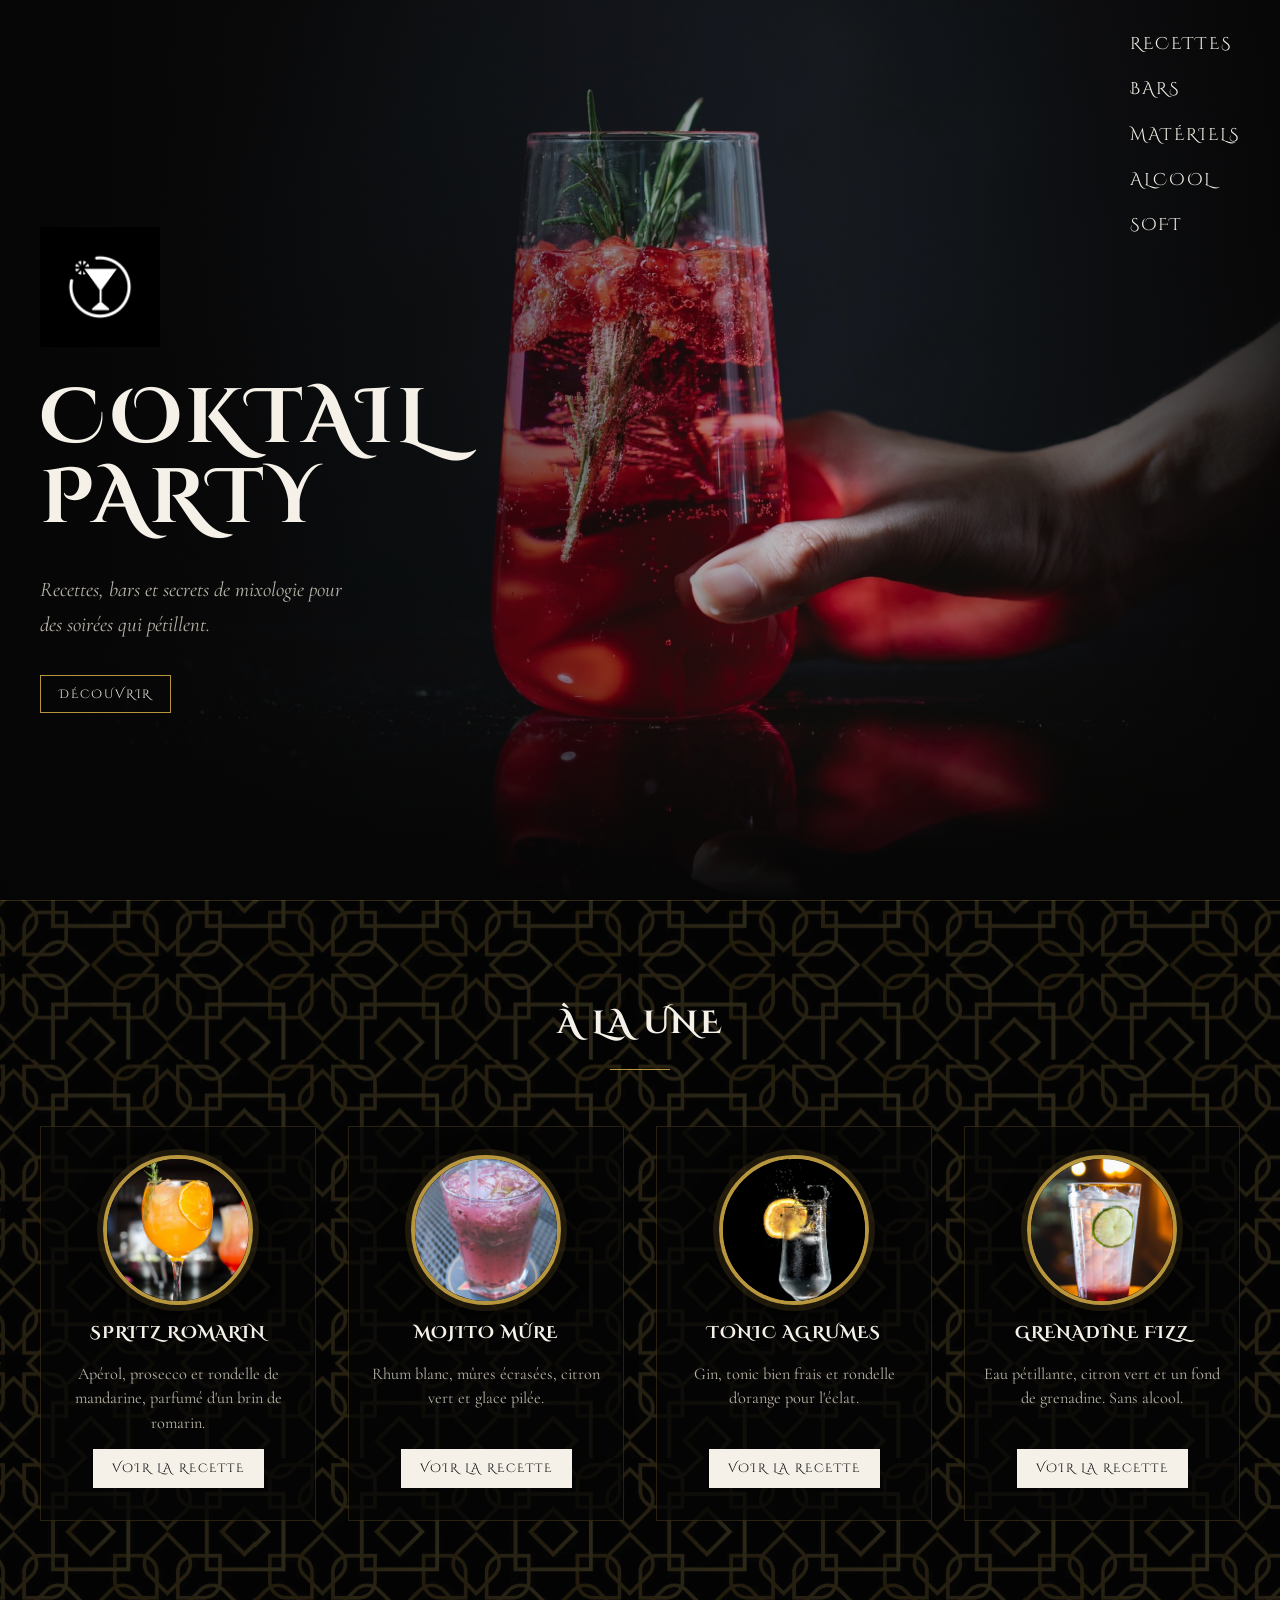
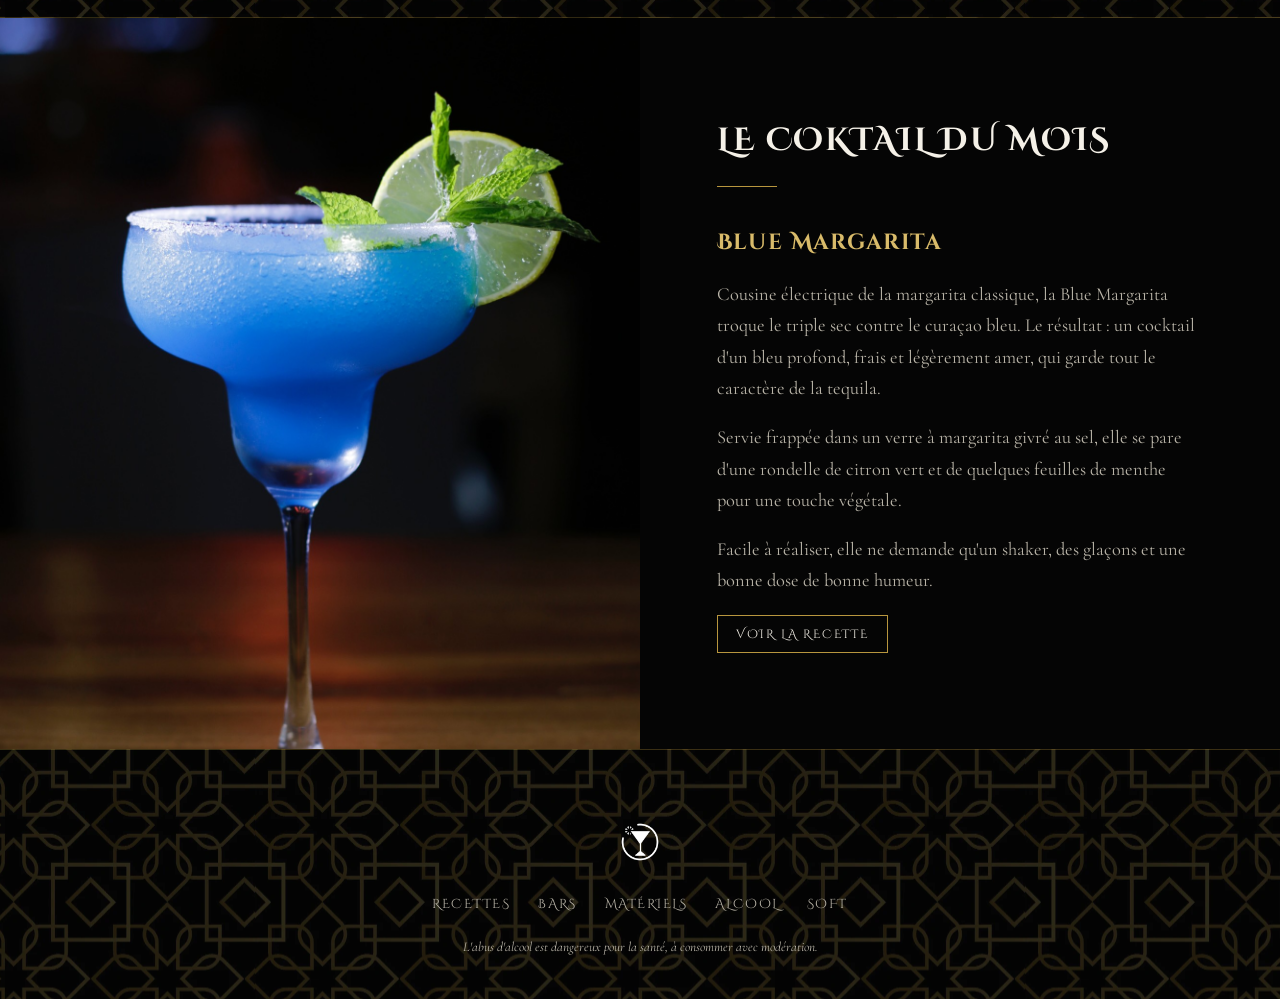
<file: index.html>
<!DOCTYPE html>
<html lang="fr">
<head>
  <meta charset="UTF-8">
  <meta name="viewport" content="width=device-width, initial-scale=1.0">
  <title>Coktail Party — Recettes de cocktails</title>
  <meta name="description" content="Coktail Party : recettes de cocktails, bars, matériel, alcools et softs.">
  <link rel="icon" type="image/png" href="images/logo.png">
  <link rel="preconnect" href="https://fonts.googleapis.com">
  <link rel="preconnect" href="https://fonts.gstatic.com" crossorigin>
  <link href="https://fonts.googleapis.com/css2?family=Cinzel+Decorative:wght@400;700&family=Cormorant+Garamond:ital,wght@0,400;0,600;1,400&display=swap" rel="stylesheet">
  <link rel="stylesheet" href="css/style.css">
</head>
<body>

  <header class="entete">
    <div class="conteneur">
      <span></span>
      <nav class="nav" aria-label="Navigation principale">
        <button class="nav__bouton" type="button" aria-expanded="false" aria-controls="menu" aria-label="Ouvrir le menu">
          <svg class="icone-menu" viewBox="0 0 24 24" fill="none" stroke="currentColor" stroke-width="2" stroke-linecap="round"><path d="M4 7h16M4 12h16M4 17h16"/></svg>
          <svg class="icone-fermer" viewBox="0 0 24 24" fill="none" stroke="currentColor" stroke-width="2" stroke-linecap="round"><path d="M6 6l12 12M18 6L6 18"/></svg>
        </button>
        <ul class="nav__liste" id="menu">
          <li><a href="recette.html">Recettes</a></li>
          <li><a href="#bars">Bars</a></li>
          <li><a href="#materiels">Matériels</a></li>
          <li><a href="#alcool">Alcool</a></li>
          <li><a href="#soft">Soft</a></li>
        </ul>
      </nav>
    </div>
  </header>

  <main>
    <!-- Héros -->
    <section class="heros">
      <img class="heros__image" src="images/cocktail-grenade.jpg" alt="">
      <div class="conteneur heros__contenu">
        <img class="heros__logo" src="images/logo.png" alt="Logo Coktail Party">
        <h1>Coktail<br>Party</h1>
        <p class="heros__accroche">Recettes, bars et secrets de mixologie pour des soirées qui pétillent.</p>
        <a class="bouton bouton--contour" href="#a-la-une">Découvrir</a>
      </div>
    </section>

    <!-- À la une -->
    <section class="a-la-une" id="a-la-une">
      <div class="conteneur">
        <h2 class="titre-section">À la une</h2>
        <div class="cartes">
          <article class="carte apparition">
            <div class="medaillon"><img src="images/spritz-romarin.jpg" alt="Spritz romarin" loading="lazy" style="object-position: 50% 35%"></div>
            <h3>Spritz Romarin</h3>
            <p>Apérol, prosecco et rondelle de mandarine, parfumé d'un brin de romarin.</p>
            <a class="bouton" href="recette.html">Voir la recette</a>
          </article>
          <article class="carte apparition">
            <div class="medaillon"><img src="images/mojito-mure.jpg" alt="Mojito à la mûre" loading="lazy" style="object-position: 50% 40%"></div>
            <h3>Mojito Mûre</h3>
            <p>Rhum blanc, mûres écrasées, citron vert et glace pilée.</p>
            <a class="bouton" href="recette.html">Voir la recette</a>
          </article>
          <article class="carte apparition">
            <div class="medaillon"><img src="images/tonic-agrumes.jpg" alt="Tonic aux agrumes" loading="lazy" style="object-position: 45% 45%"></div>
            <h3>Tonic Agrumes</h3>
            <p>Gin, tonic bien frais et rondelle d'orange pour l'éclat.</p>
            <a class="bouton" href="recette.html">Voir la recette</a>
          </article>
          <article class="carte apparition">
            <div class="medaillon"><img src="images/grenadine-fizz.jpg" alt="Grenadine fizz" loading="lazy" style="object-position: 50% 55%"></div>
            <h3>Grenadine Fizz</h3>
            <p>Eau pétillante, citron vert et un fond de grenadine. Sans alcool.</p>
            <a class="bouton" href="recette.html">Voir la recette</a>
          </article>
        </div>
      </div>
    </section>

    <!-- Le coktail du mois -->
    <section class="du-mois">
      <div class="du-mois__image">
        <img src="images/blue-margarita.jpg" alt="Blue Margarita garnie d'une rondelle de citron vert et de menthe" loading="lazy">
      </div>
      <div class="du-mois__texte apparition">
        <h2 class="titre-section">Le coktail du mois</h2>
        <h3>Blue Margarita</h3>
        <p>Cousine électrique de la margarita classique, la Blue Margarita troque le triple sec contre le curaçao bleu. Le résultat : un cocktail d'un bleu profond, frais et légèrement amer, qui garde tout le caractère de la tequila.</p>
        <p>Servie frappée dans un verre à margarita givré au sel, elle se pare d'une rondelle de citron vert et de quelques feuilles de menthe pour une touche végétale.</p>
        <p>Facile à réaliser, elle ne demande qu'un shaker, des glaçons et une bonne dose de bonne humeur.</p>
        <a class="bouton bouton--contour" href="recette.html">Voir la recette</a>
      </div>
    </section>
  </main>

  <footer class="pied">
    <div class="conteneur">
      <img src="images/logo-contour.png" alt="Coktail Party">
      <ul class="pied__liens">
        <li><a href="recette.html">Recettes</a></li>
        <li><a href="#bars">Bars</a></li>
        <li><a href="#materiels">Matériels</a></li>
        <li><a href="#alcool">Alcool</a></li>
        <li><a href="#soft">Soft</a></li>
      </ul>
      <small>L'abus d'alcool est dangereux pour la santé, à consommer avec modération.</small>
    </div>
  </footer>

  <script src="js/main.js"></script>
</body>
</html>
</file>
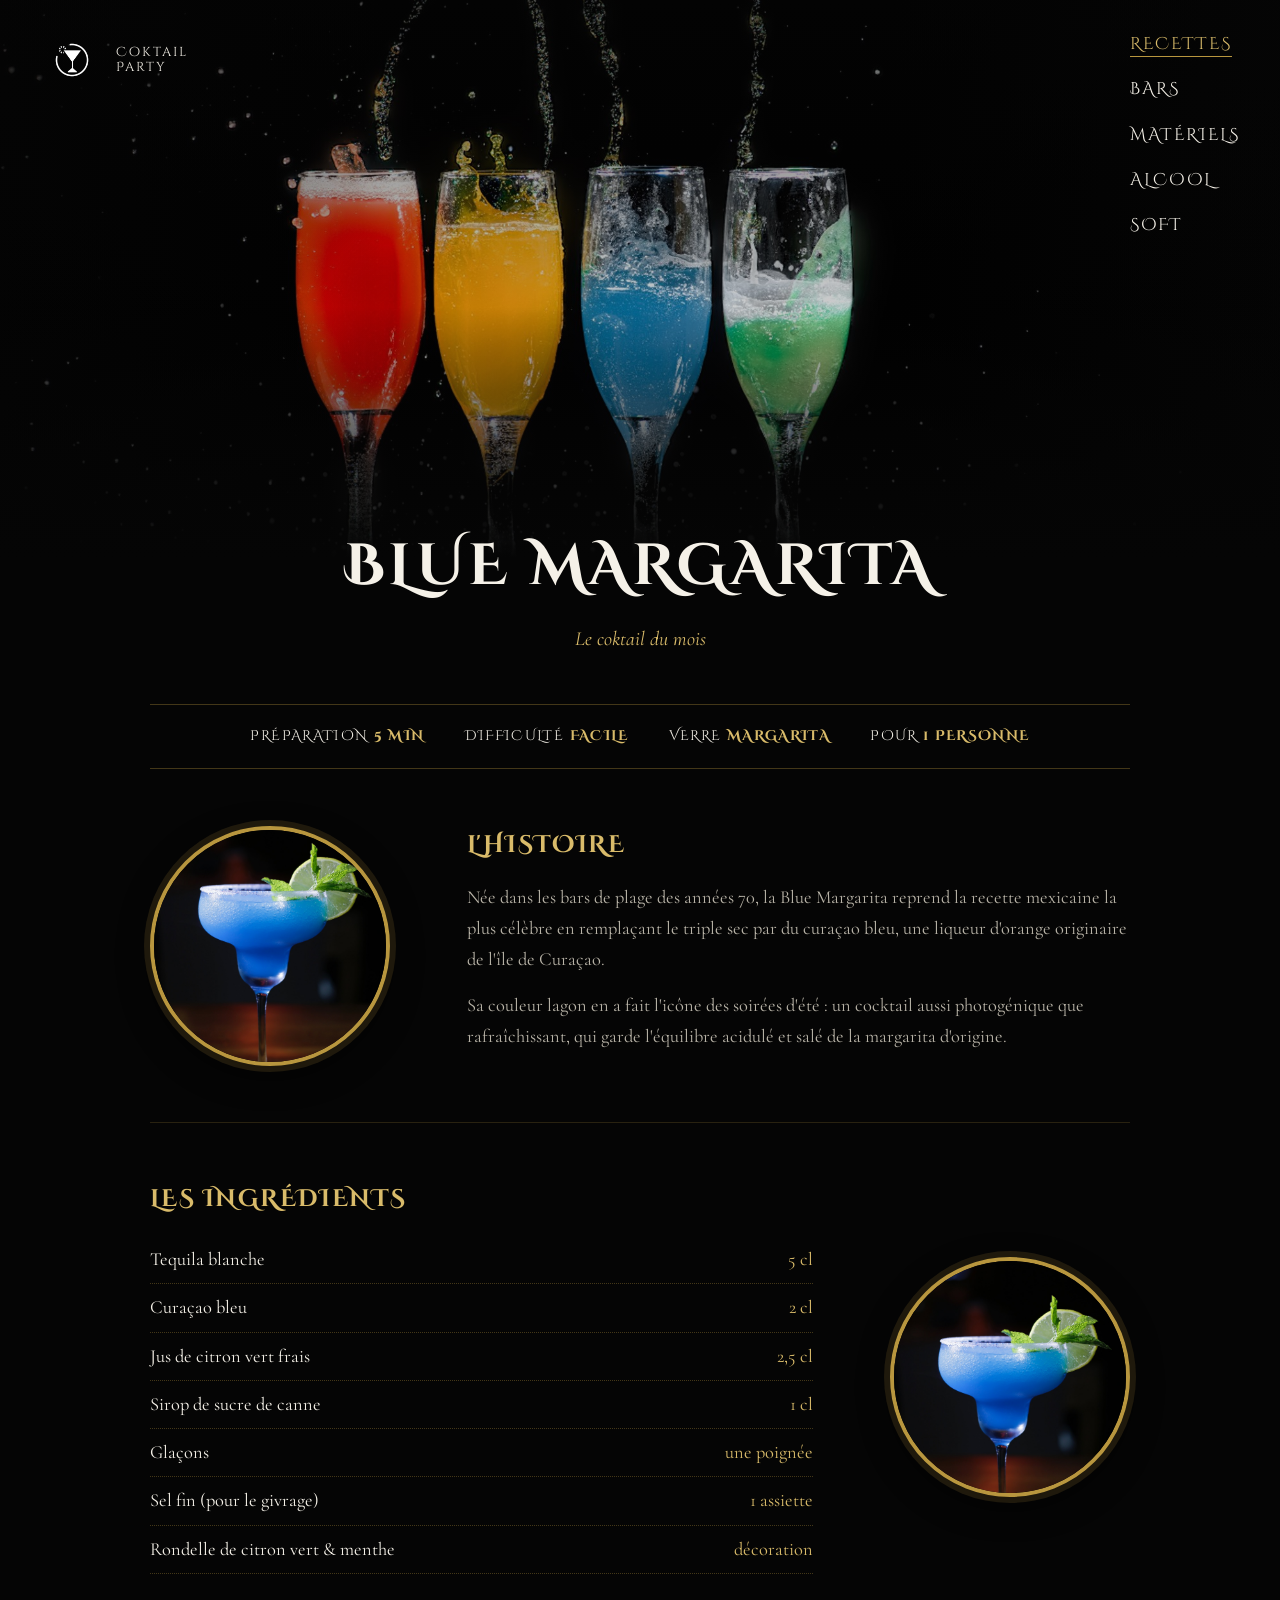
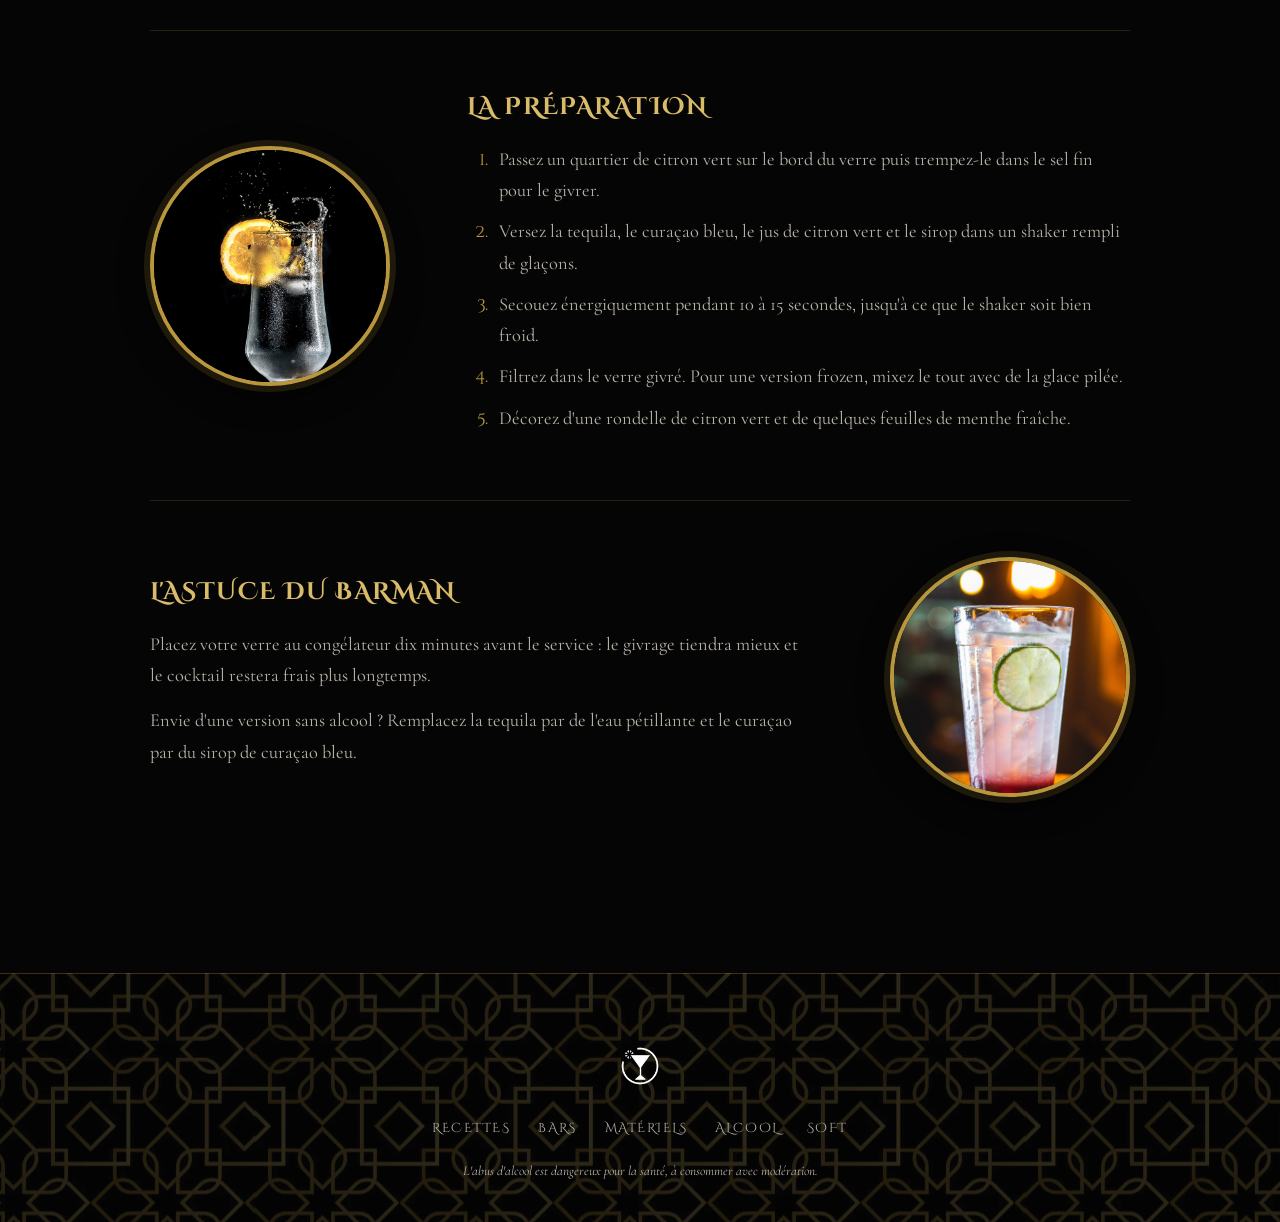
<file: recette.html>
<!DOCTYPE html>
<html lang="fr">
<head>
  <meta charset="UTF-8">
  <meta name="viewport" content="width=device-width, initial-scale=1.0">
  <title>Blue Margarita — Coktail Party</title>
  <meta name="description" content="La recette de la Blue Margarita : ingrédients, préparation et astuces.">
  <link rel="icon" type="image/png" href="images/logo.png">
  <link rel="preconnect" href="https://fonts.googleapis.com">
  <link rel="preconnect" href="https://fonts.gstatic.com" crossorigin>
  <link href="https://fonts.googleapis.com/css2?family=Cinzel+Decorative:wght@400;700&family=Cormorant+Garamond:ital,wght@0,400;0,600;1,400&display=swap" rel="stylesheet">
  <link rel="stylesheet" href="css/style.css">
</head>
<body>

  <header class="entete">
    <div class="conteneur">
      <a class="entete__logo" href="index.html">
        <img src="images/logo-contour.png" alt="">
        <span>Coktail<br>Party</span>
      </a>
      <nav class="nav" aria-label="Navigation principale">
        <button class="nav__bouton" type="button" aria-expanded="false" aria-controls="menu" aria-label="Ouvrir le menu">
          <svg class="icone-menu" viewBox="0 0 24 24" fill="none" stroke="currentColor" stroke-width="2" stroke-linecap="round"><path d="M4 7h16M4 12h16M4 17h16"/></svg>
          <svg class="icone-fermer" viewBox="0 0 24 24" fill="none" stroke="currentColor" stroke-width="2" stroke-linecap="round"><path d="M6 6l12 12M18 6L6 18"/></svg>
        </button>
        <ul class="nav__liste" id="menu">
          <li><a href="recette.html" aria-current="page">Recettes</a></li>
          <li><a href="index.html#bars">Bars</a></li>
          <li><a href="index.html#materiels">Matériels</a></li>
          <li><a href="index.html#alcool">Alcool</a></li>
          <li><a href="index.html#soft">Soft</a></li>
        </ul>
      </nav>
    </div>
  </header>

  <main>
    <section class="bandeau">
      <img src="images/quatre-verres.jpg" alt="Quatre cocktails colorés en pleine éclaboussure">
    </section>

    <div class="bandeau__titre">
      <h1>Blue Margarita</h1>
      <p>Le coktail du mois</p>
    </div>

    <section class="recette">
      <div class="conteneur">
        <div class="fiche">
          <span>Préparation <strong>5 min</strong></span>
          <span>Difficulté <strong>Facile</strong></span>
          <span>Verre <strong>Margarita</strong></span>
          <span>Pour <strong>1 personne</strong></span>
        </div>

        <div class="bloc apparition">
          <div class="medaillon"><img src="images/blue-margarita.jpg" alt="" loading="lazy" style="object-position: 50% 40%"></div>
          <div>
            <h2>L'histoire</h2>
            <p>Née dans les bars de plage des années 70, la Blue Margarita reprend la recette mexicaine la plus célèbre en remplaçant le triple sec par du curaçao bleu, une liqueur d'orange originaire de l'île de Curaçao.</p>
            <p>Sa couleur lagon en a fait l'icône des soirées d'été : un cocktail aussi photogénique que rafraîchissant, qui garde l'équilibre acidulé et salé de la margarita d'origine.</p>
          </div>
        </div>

        <div class="bloc bloc--inverse apparition">
          <div class="medaillon"><img src="images/blue-margarita.jpg" alt="" loading="lazy" style="object-position: 80% 22%"></div>
          <div>
            <h2>Les ingrédients</h2>
            <ul class="ingredients">
              <li><span>Tequila blanche</span><span>5 cl</span></li>
              <li><span>Curaçao bleu</span><span>2 cl</span></li>
              <li><span>Jus de citron vert frais</span><span>2,5 cl</span></li>
              <li><span>Sirop de sucre de canne</span><span>1 cl</span></li>
              <li><span>Glaçons</span><span>une poignée</span></li>
              <li><span>Sel fin (pour le givrage)</span><span>1 assiette</span></li>
              <li><span>Rondelle de citron vert &amp; menthe</span><span>décoration</span></li>
            </ul>
          </div>
        </div>

        <div class="bloc apparition">
          <div class="medaillon"><img src="images/tonic-agrumes.jpg" alt="" loading="lazy" style="object-position: 50% 40%"></div>
          <div>
            <h2>La préparation</h2>
            <ol class="etapes">
              <li>Passez un quartier de citron vert sur le bord du verre puis trempez-le dans le sel fin pour le givrer.</li>
              <li>Versez la tequila, le curaçao bleu, le jus de citron vert et le sirop dans un shaker rempli de glaçons.</li>
              <li>Secouez énergiquement pendant 10 à 15 secondes, jusqu'à ce que le shaker soit bien froid.</li>
              <li>Filtrez dans le verre givré. Pour une version frozen, mixez le tout avec de la glace pilée.</li>
              <li>Décorez d'une rondelle de citron vert et de quelques feuilles de menthe fraîche.</li>
            </ol>
          </div>
        </div>

        <div class="bloc bloc--inverse apparition">
          <div class="medaillon"><img src="images/grenadine-fizz.jpg" alt="" loading="lazy" style="object-position: 50% 50%"></div>
          <div>
            <h2>L'astuce du barman</h2>
            <p>Placez votre verre au congélateur dix minutes avant le service : le givrage tiendra mieux et le cocktail restera frais plus longtemps.</p>
            <p>Envie d'une version sans alcool ? Remplacez la tequila par de l'eau pétillante et le curaçao par du sirop de curaçao bleu.</p>
          </div>
        </div>
      </div>
    </section>
  </main>

  <footer class="pied">
    <div class="conteneur">
      <img src="images/logo-contour.png" alt="Coktail Party">
      <ul class="pied__liens">
        <li><a href="recette.html">Recettes</a></li>
        <li><a href="index.html#bars">Bars</a></li>
        <li><a href="index.html#materiels">Matériels</a></li>
        <li><a href="index.html#alcool">Alcool</a></li>
        <li><a href="index.html#soft">Soft</a></li>
      </ul>
      <small>L'abus d'alcool est dangereux pour la santé, à consommer avec modération.</small>
    </div>
  </footer>

  <script src="js/main.js"></script>
</body>
</html>
</file>
<file: css/style.css>
/* ==========================================================================
   Coktail Party — feuille de style
   ========================================================================== */

:root {
  --noir: #050505;
  --noir-doux: #0d0c0a;
  --or: #b8963e;
  --or-clair: #d9bb6a;
  --blanc: #f5f1e8;
  --gris: #b9b4a8;
  --titre: "Cinzel Decorative", "Cinzel", Georgia, serif;
  --texte: "Cormorant Garamond", Georgia, serif;
  --largeur: 1200px;
}

*,
*::before,
*::after { box-sizing: border-box; }

html { scroll-behavior: smooth; }

body {
  margin: 0;
  background: var(--noir);
  color: var(--blanc);
  font-family: var(--texte);
  font-size: 1.15rem;
  line-height: 1.7;
  -webkit-font-smoothing: antialiased;
}

img { display: block; max-width: 100%; }

a { color: inherit; text-decoration: none; }

h1, h2, h3 {
  font-family: var(--titre);
  font-weight: 700;
  letter-spacing: .06em;
  margin: 0;
}

.conteneur {
  width: min(var(--largeur), 100% - 32px);
  margin-inline: auto;
}

/* --------------------------------------------------------------------------
   Navigation
   -------------------------------------------------------------------------- */

.entete {
  position: absolute;
  inset: 0 0 auto 0;
  z-index: 10;
  padding: 28px 0;
}

.entete .conteneur {
  display: flex;
  align-items: flex-start;
  justify-content: space-between;
  gap: 24px;
}

.entete__logo { display: flex; align-items: center; gap: 12px; }
.entete__logo img { width: 64px; height: 64px; }
.entete__logo span {
  font-family: var(--titre);
  font-size: .8rem;
  line-height: 1.2;
  letter-spacing: .15em;
}

.nav { display: flex; flex-direction: column; align-items: flex-end; gap: 22px; }

.nav__bouton {
  display: none;
  background: none;
  border: 0;
  color: var(--blanc);
  cursor: pointer;
  padding: 6px;
}
.nav__bouton svg { width: 28px; height: 28px; }
.nav__bouton .icone-fermer { display: none; }

.nav__liste {
  list-style: none;
  margin: 0;
  padding: 0;
  display: flex;
  flex-direction: column;
  gap: 14px;
}

.nav__liste a {
  font-family: var(--titre);
  font-size: 1.05rem;
  letter-spacing: .12em;
  text-transform: uppercase;
  position: relative;
  padding-bottom: 2px;
  transition: color .25s;
}
.nav__liste a::after {
  content: "";
  position: absolute;
  left: 0; bottom: 0;
  width: 100%; height: 1px;
  background: var(--or);
  transform: scaleX(0);
  transform-origin: left;
  transition: transform .3s;
}
.nav__liste a:hover,
.nav__liste a[aria-current="page"] { color: var(--or-clair); }
.nav__liste a:hover::after,
.nav__liste a[aria-current="page"]::after { transform: scaleX(1); }

/* --------------------------------------------------------------------------
   Héros — page d'accueil
   -------------------------------------------------------------------------- */

.heros {
  position: relative;
  min-height: 100vh;
  min-height: 100svh;
  display: flex;
  align-items: center;
  overflow: hidden;
  background: var(--noir);
}

.heros__image {
  position: absolute;
  inset: 0;
  width: 100%;
  height: 100%;
  object-fit: cover;
  object-position: 60% center;
}

.heros::after {
  content: "";
  position: absolute;
  inset: 0;
  background:
    linear-gradient(90deg, rgba(5,5,5,.95) 0%, rgba(5,5,5,.55) 40%, rgba(5,5,5,.2) 65%, rgba(5,5,5,.85) 100%),
    linear-gradient(0deg, var(--noir) 0%, transparent 25%);
}

.heros__contenu {
  position: relative;
  z-index: 1;
  display: flex;
  flex-direction: column;
  gap: 32px;
  padding-top: 40px;
}

.heros__logo {
  width: 120px;
  height: 120px;
  background: #000;
}

.heros h1 {
  font-size: clamp(2.6rem, 6vw, 4.8rem);
  line-height: 1.05;
  text-transform: uppercase;
}

.heros__accroche {
  max-width: 34ch;
  color: var(--gris);
  font-size: 1.3rem;
  font-style: italic;
  margin: 0;
}

/* --------------------------------------------------------------------------
   Boutons
   -------------------------------------------------------------------------- */

.bouton {
  display: inline-block;
  align-self: flex-start;
  font-family: var(--titre);
  font-size: .75rem;
  letter-spacing: .15em;
  text-transform: uppercase;
  color: var(--noir);
  background: var(--blanc);
  padding: 8px 18px;
  border: 1px solid var(--blanc);
  transition: background .25s, color .25s, border-color .25s;
}
.bouton:hover { background: var(--or); border-color: var(--or); color: var(--noir); }

.bouton--contour { background: transparent; color: var(--blanc); border-color: var(--or); }
.bouton--contour:hover { background: var(--or); }

/* --------------------------------------------------------------------------
   Titres de section
   -------------------------------------------------------------------------- */

.titre-section {
  text-align: center;
  font-size: clamp(1.4rem, 3vw, 2rem);
  text-transform: uppercase;
  margin-bottom: 56px;
}
.titre-section::after {
  content: "";
  display: block;
  width: 60px;
  height: 1px;
  margin: 18px auto 0;
  background: var(--or);
}

/* --------------------------------------------------------------------------
   À la une
   -------------------------------------------------------------------------- */

.a-la-une {
  padding: 96px 0;
  background: var(--noir) url("../images/motif.webp") center / 770px auto repeat;
  border-block: 1px solid rgba(184,150,62,.25);
}

.cartes {
  display: grid;
  grid-template-columns: repeat(4, 1fr);
  gap: 32px;
}

.carte {
  display: flex;
  flex-direction: column;
  align-items: center;
  text-align: center;
  gap: 14px;
  padding: 28px 18px 32px;
  background: rgba(5,5,5,.72);
  border: 1px solid rgba(184,150,62,.2);
  transition: transform .35s, border-color .35s;
}
.carte:hover { transform: translateY(-6px); border-color: var(--or); }

.carte .bouton { align-self: center; }

.medaillon {
  width: 150px;
  aspect-ratio: 1;
  border-radius: 50%;
  border: 4px solid var(--or);
  overflow: hidden;
  box-shadow: 0 0 0 6px rgba(184,150,62,.15), 0 10px 30px rgba(0,0,0,.6);
  flex-shrink: 0;
}
.medaillon img {
  width: 100%;
  height: 100%;
  object-fit: cover;
  transition: transform .5s;
}
.carte:hover .medaillon img { transform: scale(1.08); }

.carte h3 { font-size: 1.05rem; text-transform: uppercase; }
.carte p { flex-grow: 1; margin: 0; color: var(--gris); font-size: 1.02rem; line-height: 1.5; }

/* --------------------------------------------------------------------------
   Le coktail du mois
   -------------------------------------------------------------------------- */

.du-mois {
  display: grid;
  grid-template-columns: 1fr 1fr;
  background: var(--noir);
}

.du-mois__image { min-height: 640px; position: relative; overflow: hidden; }
.du-mois__image img {
  position: absolute;
  inset: 0;
  width: 100%;
  height: 100%;
  object-fit: cover;
  object-position: center 40%;
}

.du-mois__texte {
  padding: 96px clamp(24px, 6vw, 96px);
  display: flex;
  flex-direction: column;
  justify-content: center;
  gap: 18px;
}
.du-mois__texte .titre-section { text-align: left; margin-bottom: 18px; }
.du-mois__texte .titre-section::after { margin-left: 0; }
.du-mois__texte p { margin: 0; color: var(--gris); }
.du-mois__texte h3 { font-size: 1.4rem; color: var(--or-clair); }

/* --------------------------------------------------------------------------
   Page interne
   -------------------------------------------------------------------------- */

.bandeau {
  position: relative;
  height: 62vh;
  min-height: 420px;
  overflow: hidden;
  background: var(--noir);
}
.bandeau img {
  position: absolute;
  inset: 0;
  width: 100%;
  height: 100%;
  object-fit: cover;
  object-position: center 70%;
}
.bandeau::after {
  content: "";
  position: absolute;
  inset: 0;
  background:
    linear-gradient(0deg, var(--noir) 0%, rgba(5,5,5,.2) 45%, rgba(5,5,5,.6) 100%),
    linear-gradient(90deg, rgba(5,5,5,.6) 0%, transparent 30%, transparent 70%, rgba(5,5,5,.75) 100%);
}
.bandeau__titre {
  position: relative;
  margin-top: -40px;
  padding: 0 16px;
  text-align: center;
}
.bandeau__titre h1 { font-size: clamp(2rem, 5vw, 3.6rem); text-transform: uppercase; }
.bandeau__titre p { margin: 6px 0 0; color: var(--or-clair); font-style: italic; font-size: 1.25rem; }

.recette { padding: 48px 0 120px; }

.bloc {
  display: grid;
  grid-template-columns: 240px 1fr;
  align-items: center;
  gap: clamp(32px, 6vw, 88px);
  padding: 56px 0;
  max-width: 980px;
  margin-inline: auto;
}
.bloc + .bloc { border-top: 1px solid rgba(184,150,62,.2); }
.bloc--inverse { grid-template-columns: 1fr 240px; }
.bloc--inverse .medaillon { order: 2; }

.bloc .medaillon { width: 240px; }

.bloc h2 { font-size: 1.5rem; text-transform: uppercase; margin-bottom: 16px; color: var(--or-clair); }
.bloc p { margin: 0 0 14px; color: var(--gris); }

.ingredients { list-style: none; margin: 0; padding: 0; }
.ingredients li {
  display: flex;
  justify-content: space-between;
  gap: 16px;
  padding: 8px 0;
  border-bottom: 1px dotted rgba(184,150,62,.35);
  color: var(--blanc);
}
.ingredients li span:last-child { color: var(--or-clair); white-space: nowrap; }

.etapes { margin: 0; padding-left: 1.4em; color: var(--gris); }
.etapes li { padding-left: 6px; margin-bottom: 10px; }
.etapes li::marker { color: var(--or); font-family: var(--titre); }

.fiche {
  display: flex;
  flex-wrap: wrap;
  justify-content: center;
  gap: 12px 40px;
  margin: 0 auto;
  padding: 20px 0;
  border-block: 1px solid rgba(184,150,62,.35);
  max-width: 980px;
  font-family: var(--titre);
  font-size: .85rem;
  letter-spacing: .1em;
  text-transform: uppercase;
}
.fiche strong { color: var(--or-clair); font-weight: 700; }

/* --------------------------------------------------------------------------
   Pied de page
   -------------------------------------------------------------------------- */

.pied {
  padding: 56px 0 40px;
  background: var(--noir) url("../images/motif.webp") center / 770px auto repeat;
  border-top: 1px solid rgba(184,150,62,.3);
  text-align: center;
  color: var(--gris);
  font-size: 1rem;
}
.pied img { width: 72px; margin: 0 auto 16px; }
.pied__liens {
  list-style: none;
  padding: 0;
  margin: 0 0 20px;
  display: flex;
  flex-wrap: wrap;
  justify-content: center;
  gap: 8px 28px;
  font-family: var(--titre);
  font-size: .8rem;
  letter-spacing: .12em;
  text-transform: uppercase;
}
.pied__liens a:hover { color: var(--or-clair); }
.pied small { display: block; font-style: italic; }

/* --------------------------------------------------------------------------
   Animations d'apparition
   -------------------------------------------------------------------------- */

.apparition { opacity: 0; transform: translateY(24px); transition: opacity .8s ease, transform .8s ease; }
.apparition.visible { opacity: 1; transform: none; }

@media (prefers-reduced-motion: reduce) {
  html { scroll-behavior: auto; }
  .apparition { opacity: 1; transform: none; transition: none; }
}

/* --------------------------------------------------------------------------
   Responsive
   -------------------------------------------------------------------------- */

@media (max-width: 1000px) {
  .cartes { grid-template-columns: repeat(2, 1fr); }
}

@media (max-width: 800px) {
  .nav__bouton { display: block; position: relative; z-index: 2; }

  .nav__liste {
    position: fixed;
    inset: 0;
    z-index: 1;
    justify-content: center;
    align-items: center;
    gap: 28px;
    background: rgba(5,5,5,.97) url("../images/motif.webp") center / 600px auto;
    opacity: 0;
    visibility: hidden;
    transition: opacity .3s, visibility .3s;
  }
  .nav__liste a { font-size: 1.4rem; }

  .nav.ouvert .nav__liste { opacity: 1; visibility: visible; }
  .nav.ouvert .icone-menu { display: none; }
  .nav.ouvert .icone-fermer { display: block; }

  .du-mois { grid-template-columns: 1fr; }
  .du-mois__image { min-height: 420px; }
  .du-mois__texte { padding: 56px 16px 72px; }

  .bloc,
  .bloc--inverse { grid-template-columns: 1fr; justify-items: center; padding: 40px 0; }
  .bloc--inverse .medaillon { order: 0; }
  .bloc .medaillon { width: 180px; }
  .bloc > div { width: 100%; }
  .bloc h2 { text-align: center; }
}

@media (max-width: 520px) {
  .cartes { grid-template-columns: 1fr; }
  .heros__logo { width: 88px; height: 88px; }
  .a-la-une { padding: 72px 0; }
}

@media (max-width: 800px) {
  .heros__image { object-position: 55% center; }
  .heros::after {
    background:
      linear-gradient(90deg, rgba(5,5,5,.85) 0%, rgba(5,5,5,.55) 70%, rgba(5,5,5,.4) 100%),
      linear-gradient(0deg, var(--noir) 0%, transparent 30%);
  }
}

@media (max-width: 800px) {
  .bandeau img { object-position: 45% 70%; }
}
</file>
